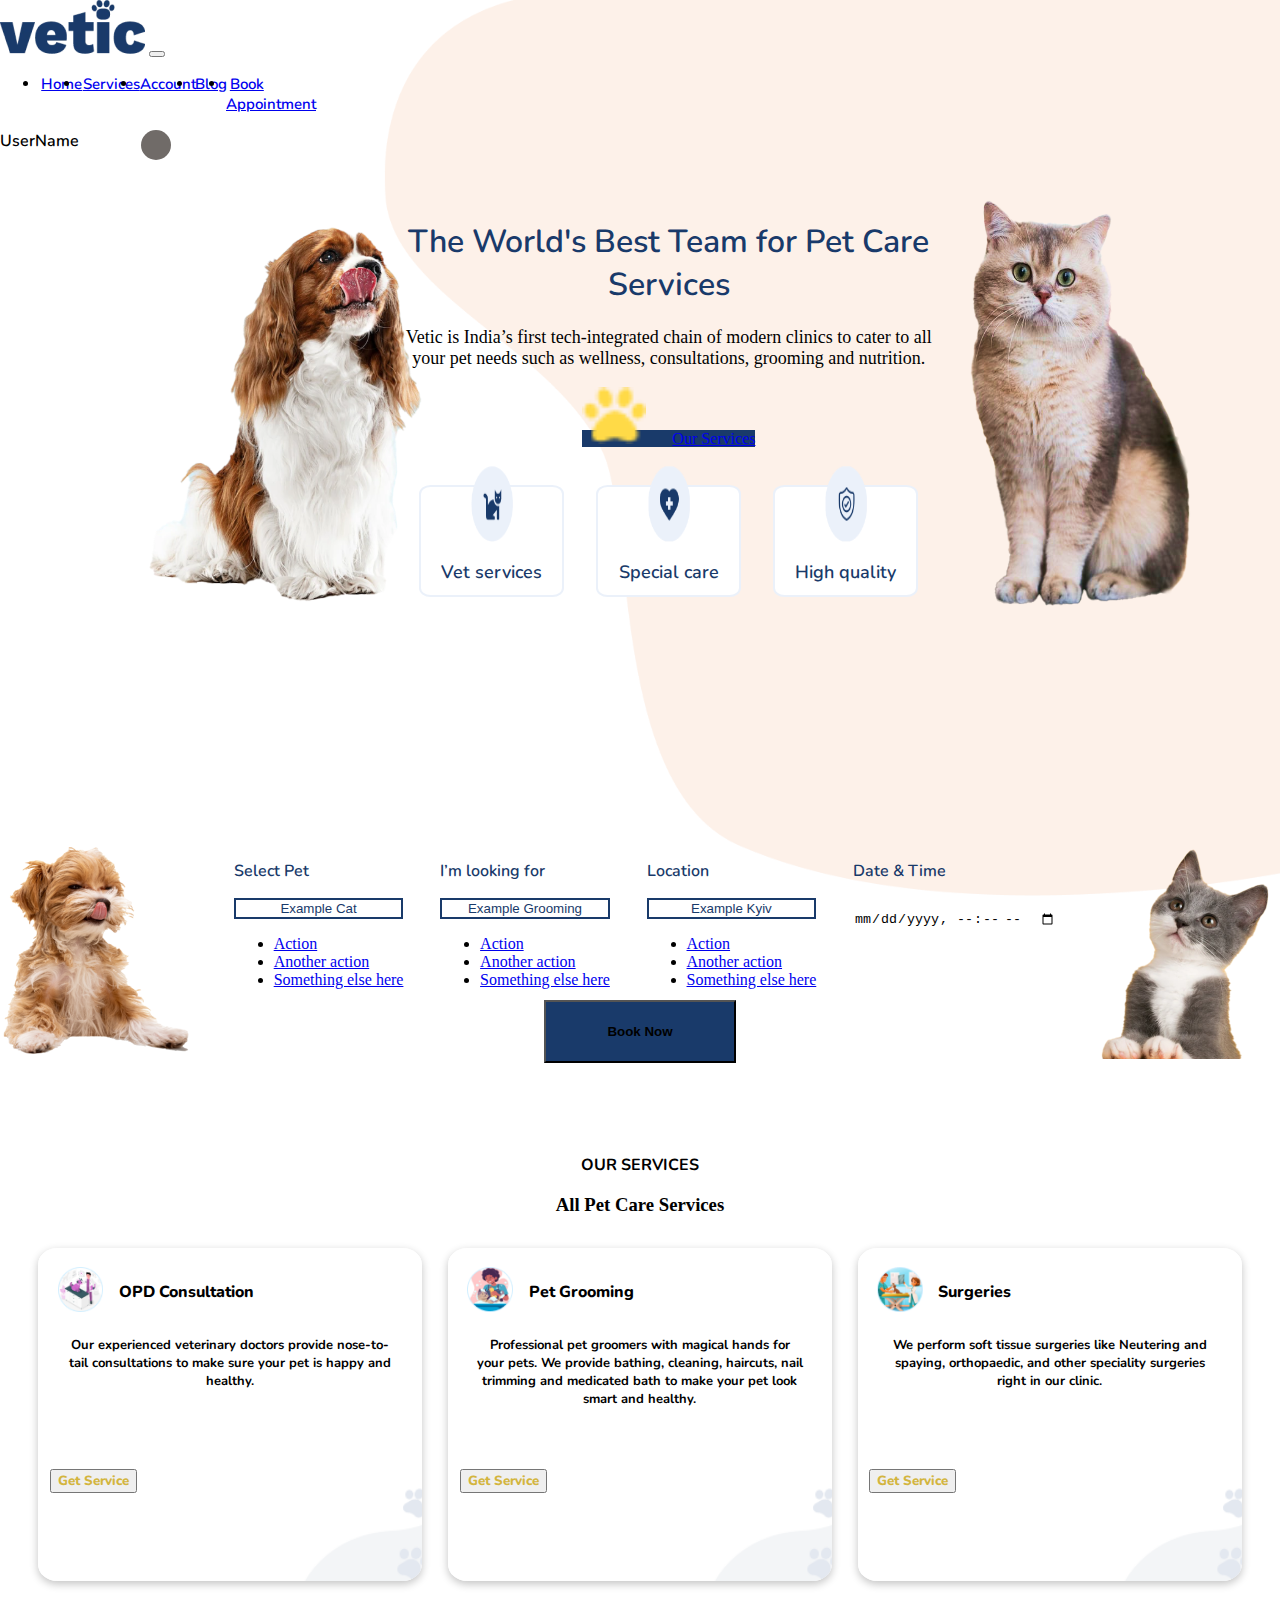
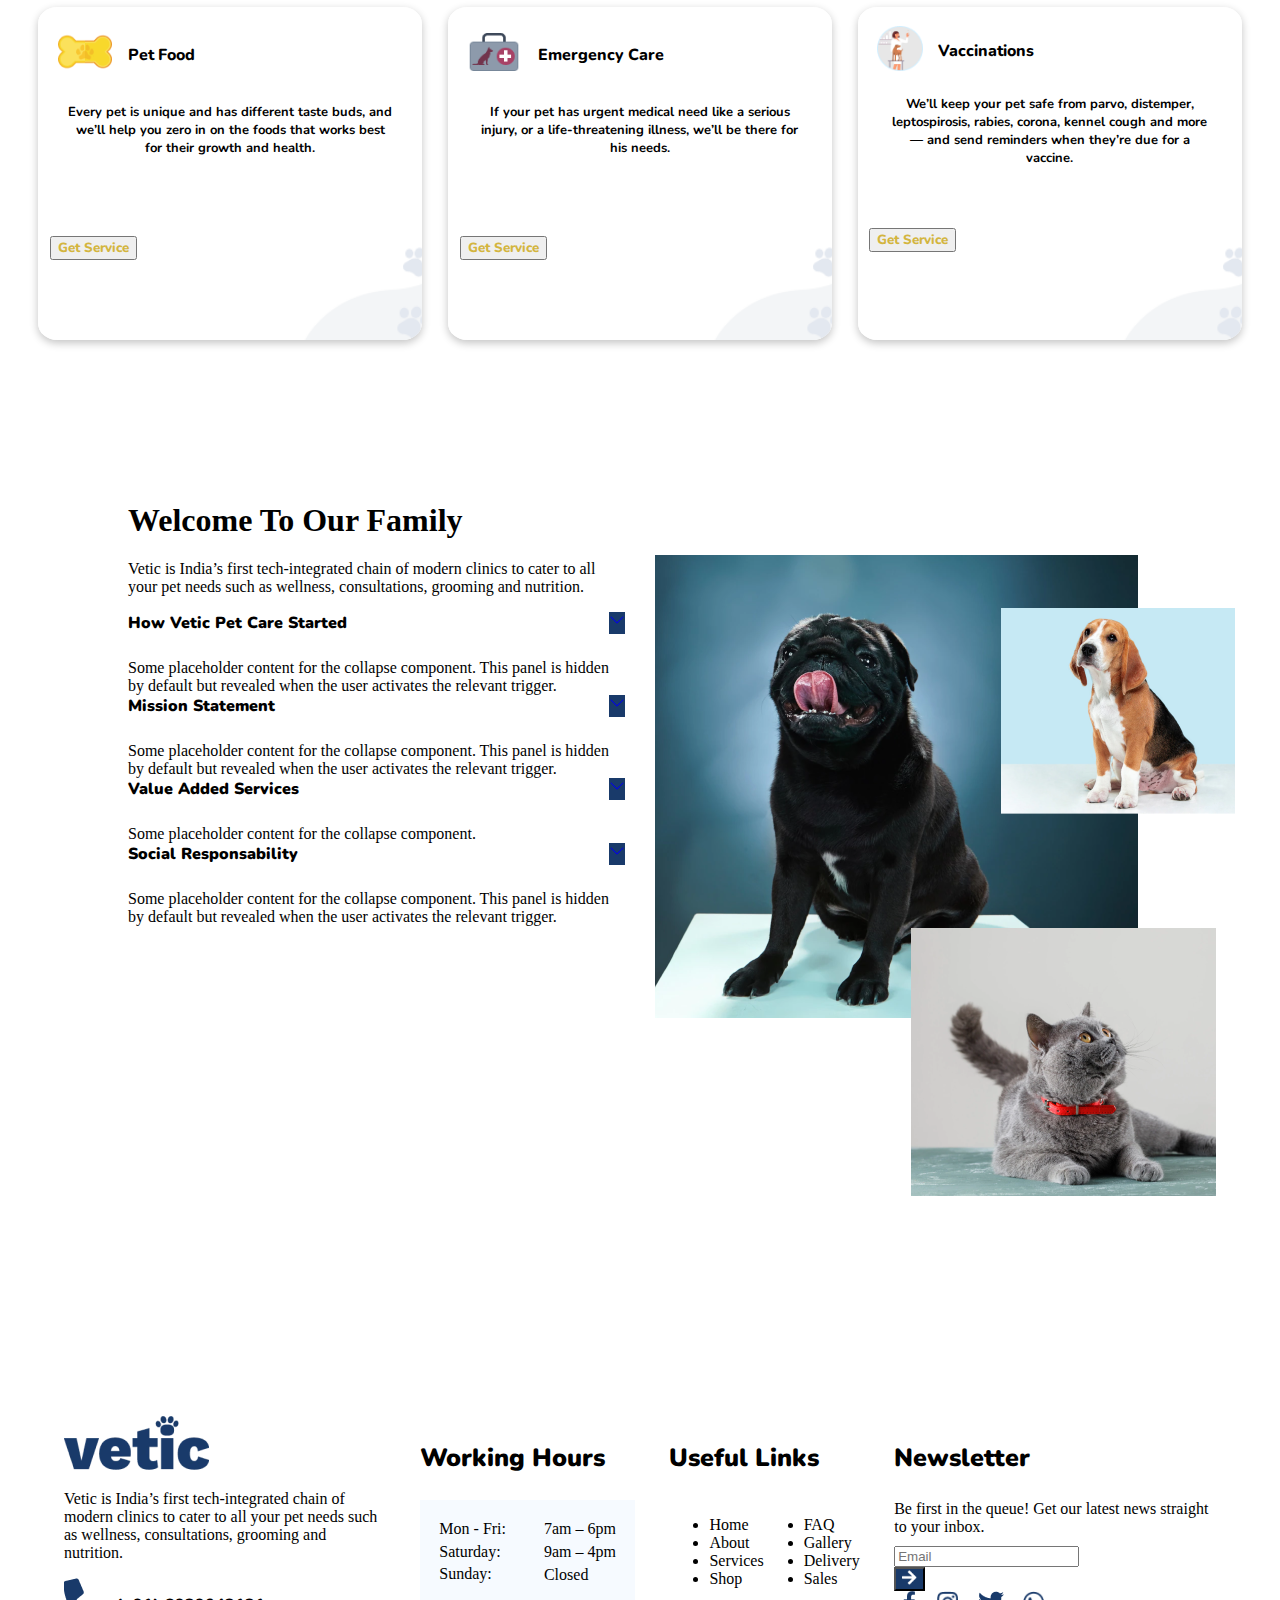
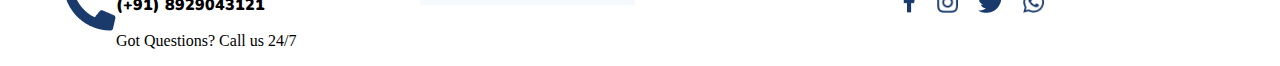
<file: index.html>
<!DOCTYPE html>
<html lang="en">

<head>
    <meta charset="UTF-8">
    <meta http-equiv="X-UA-Compatible" content="IE=edge">
    <meta name="viewport" content="width=device-width, initial-scale=1.0">
    <title>Vet</title>
    <link href="https://cdn.jsdelivr.net/npm/bootstrap@5.2.3/dist/css/bootstrap.min.css" rel="stylesheet"
        integrity="sha384-rbsA2VBKQhggwzxH7pPCaAqO46MgnOM80zW1RWuH61DGLwZJEdK2Kadq2F9CUG65" crossorigin="anonymous">
    <link rel="stylesheet" href="./style.css">
</head>

<body>
    <div class="main">
        <div class="background_img">
            <img src="./img/bg.png">
        </div>

        <header>
            <div class="navbar_vet">
                <nav class="navbar navbar-expand-lg bg-transparent">
                    <div class="container-fluid">
                        <a class="navbar-brand" href="#"><img src="img/vetic loogo 2.png" alt=""></a>
                        <button class="navbar-toggler" type="button" data-bs-toggle="collapse"
                            data-bs-target="#navbarSupportedContent" aria-controls="navbarSupportedContent"
                            aria-expanded="false" aria-label="Toggle navigation">
                            <span class="navbar-toggler-icon"></span>
                        </button>
                        <div class="collapse navbar-collapse" id="navbarSupportedContent">
                            <ul class="navbar-nav me-auto mb-2 mb-lg-0 left_item">

                                <div class="item_display">
                                    <li class="nav-item ">
                                        <a class="nav-link active" aria-current="page" href="#">Home</a>
                                    </li>
                                    <li class="nav-item">
                                        <a class="nav-link" href="#server">Services</a>
                                    </li>
                                    <li class="nav-item">
                                        <a class="nav-link" href="./pages/sign_up.html">Account</a>
                                    </li>
                                    <li class="nav-item">
                                        <a class="nav-link" href="#blog">Blog</a>
                                    </li>
                                    <li class="nav-item">
                                        <a class="nav-link" href="#book">Book Appointment</a>
                                    </li>
                                </div>
                            </ul>
                        </div>
                    </div>
                    <div class="user">
                        <div class="user_name">UserName</div>
                        <div class="user_img"></div>
                    </div>
                </nav>
            </div>
        </header>
        <div class="info_block">
            <div class="dog_img"><img src="./img/pet dog 1 (1).png" alt=""></div>
            <div class="info">
                <h1>The World's Best Team for Pet Care Services</h1>
                <p>Vetic is India’s first tech-integrated chain of modern clinics to cater to all your pet needs such as
                    wellness, consultations, grooming and nutrition.</p>
                <div class="button_vet">
                    <a class="btn btn-primary" href="#" role="button"><img src="./img/icon-paw.png" alt="">Our
                        Services</a>
                </div>
                <div class="icons_block">
                   
                    <div class="border_block_icon cat_block_img"><img src="./img/Icon_cat.png" alt="">
                        <p>Vet services</p>
                    </div>
                    <div class="border_block_icon cat_block_img"><img src="./img/Icon_heart.png" alt="">
                        <p>Special care</p>
                    </div>
                    <div class="border_block_icon cat_block_img"><img src="./img/Icon_quality.png" alt="">
                        <p>High quality</p>
                    </div>
                </div>
            </div>
            <div class="cat_img"><img src="./img/e87a79069437bd727e4b53b74c79b09c 2.png" alt=""></div>
        </div>
        <div id="book" class="book">
            <img src="./img/pet dog 2 1.png" alt="">
            <div>
                <p>Select Pet</p>
                <div class="dropdown">
                    <button class="btn btn-secondary dropdown-toggle" type="button" data-bs-toggle="dropdown"
                        aria-expanded="false">
                        Example Cat
                    </button>
                    <ul class="dropdown-menu">
                        <li><a class="dropdown-item" href="#">Action</a></li>
                        <li><a class="dropdown-item" href="#">Another action</a></li>
                        <li><a class="dropdown-item" href="#">Something else here</a></li>
                    </ul>
                </div>
            </div>
            <div>
                <p>I’m looking for</p>
                <div class="dropdown">
                    <button class="btn btn-secondary dropdown-toggle" type="button" data-bs-toggle="dropdown"
                        aria-expanded="false">
                        Example Grooming
                    </button>
                    <ul class="dropdown-menu">
                        <li><a class="dropdown-item" href="#">Action</a></li>
                        <li><a class="dropdown-item" href="#">Another action</a></li>
                        <li><a class="dropdown-item" href="#">Something else here</a></li>
                    </ul>
                </div>
            </div>
            <div>
                <p>Location</p>
                <div class="dropdown">
                    <button class="btn btn-secondary dropdown-toggle" type="button" data-bs-toggle="dropdown"
                        aria-expanded="false">
                        Example Kyiv
                    </button>
                    <ul class="dropdown-menu">
                        <li><a class="dropdown-item" href="#">Action</a></li>
                        <li><a class="dropdown-item" href="#">Another action</a></li>
                        <li><a class="dropdown-item" href="#">Something else here</a></li>
                    </ul>
                </div>
            </div>
            <div class="date_design">
                <p>Date & Time</p>
                <input type="datetime-local" id="meeting-time" name="meeting-time">
            </div>
            <div><img src="./img/pet cat 2 1.png" alt=""></div>
        </div>
        <div class="button_book"><button type="button" class="btn btn-primary">Book Now</button></div>
        <div id="server" class="Pet_services">
            <p>OUR SERVICES</p>
            <h3>All Pet Care Services</h3>
            <div class="block_services">
                <div class="services_blocks1">
                    <div class="consultation">
                        <div class="img_text_consultation">
                            <div><img src="./img/image 2.png" alt=""></div>
                            <div class="text_consultation">OPD Consultation</div>
                        </div>
                        <div class="description">
                            <p>Our experienced veterinary doctors provide nose-to-tail consultations to make sure your
                                pet is happy and healthy.</p>
                        </div>
                        <div class="consultation_button"><button type="button" class="btn btn-link">Get Service</button>
                        </div>
                    </div>
                    <div class="grooming">
                        <div class="img_text_consultation">
                            <div><img src="./img/image 1.png" alt=""></div>
                            <div class="text_consultation">Pet Grooming</div>
                        </div>
                        <div class="description">
                            <p>Professional pet groomers with magical hands for your pets. We provide bathing, cleaning,
                                haircuts, nail trimming and medicated bath to make your pet look smart and healthy.</p>
                        </div>
                        <div class="consultation_button"><button type="button" class="btn btn-link">Get Service</button>
                        </div>

                    </div>
                    <div class="surgeries">
                        <div class="img_text_consultation">
                            <div><img src="./img/image 4.png" alt=""></div>
                            <div class="text_consultation">Surgeries</div>
                        </div>
                        <div class="description">
                            <p>We perform soft tissue surgeries like Neutering and spaying, orthopaedic, and other
                                speciality surgeries right in our clinic.</p>
                        </div>
                        <div class="consultation_button"><button type="button" class="btn btn-link">Get Service</button>
                        </div>

                    </div>
                </div>
                <div class="services_blocks1">
                    <div class="pet_food">
                        <div class="img_text_consultation">
                            <div><img src="./img/Service-6.png" alt=""></div>
                            <div class="text_consultation">Pet Food</div>
                        </div>
                        <div class="description">
                            <p>Every pet is unique and has different taste buds, and we’ll help you zero in on the foods
                                that works best for their growth and health.</p>
                        </div>
                        <div class="consultation_button"><button type="button" class="btn btn-link">Get Service</button>
                        </div>

                    </div>
                    <div class="emergency_care">
                        <div class="img_text_consultation">
                            <div><img src="./img/Service-1.png" alt=""></div>
                            <div class="text_consultation">Emergency Care</div>
                        </div>
                        <div class="description">
                            <p>If your pet has urgent medical need like a serious injury, or a life-threatening illness,
                                we’ll be there for his needs.</p>
                        </div>
                        <div class="consultation_button"><button type="button" class="btn btn-link">Get Service</button>
                        </div>

                    </div>
                    <div class="vaccinations">
                        <div class="img_text_consultation">
                            <div><img src="./img/image 3.png" alt=""></div>
                            <div class="text_consultation">Vaccinations</div>
                        </div>
                        <div class="description">
                            <p>We’ll keep your pet safe from parvo, distemper, leptospirosis, rabies, corona, kennel
                                cough and more — and send reminders when they’re due for a vaccine.</p>
                        </div>
                        <div class="consultation_button"><button type="button" class="btn btn-link">Get Service</button>
                        </div>

                    </div>
                </div>
            </div>
        </div>
        <div id="blog" class="blog_questions">
            <div class="questions">
                <h1>Welcome To Our Family</h1>
                <p>Vetic is India’s first tech-integrated chain of modern clinics to cater to all your pet needs such as
                    wellness, consultations, grooming and nutrition.</p>
                <div class="collapse_display">
                    <div class="collapse_p">How Vetic Pet Care Started</div>
                    <a class="btn btn-primary" data-bs-toggle="collapse" href="#collapse1" role="button"
                        aria-expanded="false" aria-controls="collapseExample">
                        <svg xmlns="http://www.w3.org/2000/svg" width="16" height="16" fill="currentColor"
                            class="bi bi-chevron-down" viewBox="0 0 16 16">
                            <path fill-rule="evenodd"
                                d="M1.646 4.646a.5.5 0 0 1 .708 0L8 10.293l5.646-5.647a.5.5 0 0 1 .708.708l-6 6a.5.5 0 0 1-.708 0l-6-6a.5.5 0 0 1 0-.708z" />
                        </svg>
                    </a>
                </div>
                <div class="collapse" id="collapse1">
                    <div class="card card-body">
                        Some placeholder content for the collapse component. This panel is hidden by default but
                        revealed when the user activates the relevant trigger.
                    </div>
                </div>
                <div class="collapse_display">
                    <div class="collapse_p">Mission Statement</div>
                    <a class="btn btn-primary" data-bs-toggle="collapse" href="#collapse2" role="button"
                        aria-expanded="false" aria-controls="collapseExample">
                        <svg xmlns="http://www.w3.org/2000/svg" width="16" height="16" fill="currentColor"
                            class="bi bi-chevron-down" viewBox="0 0 16 16">
                            <path fill-rule="evenodd"
                                d="M1.646 4.646a.5.5 0 0 1 .708 0L8 10.293l5.646-5.647a.5.5 0 0 1 .708.708l-6 6a.5.5 0 0 1-.708 0l-6-6a.5.5 0 0 1 0-.708z" />
                        </svg>
                    </a>
                </div>
                <div class="collapse" id="collapse2">
                    <div class="card card-body">
                        Some placeholder content for the collapse component. This panel is hidden by default but
                        revealed when the user activates the relevant trigger.
                    </div>
                </div>
                <div class="collapse_display">
                    <div class="collapse_p">Value Added Services</div>
                    <a class="btn btn-primary" data-bs-toggle="collapse" href="#collapse3" role="button"
                        aria-expanded="false" aria-controls="collapseExample">
                        <svg xmlns="http://www.w3.org/2000/svg" width="16" height="16" fill="currentColor"
                            class="bi bi-chevron-down" viewBox="0 0 16 16">
                            <path fill-rule="evenodd"
                                d="M1.646 4.646a.5.5 0 0 1 .708 0L8 10.293l5.646-5.647a.5.5 0 0 1 .708.708l-6 6a.5.5 0 0 1-.708 0l-6-6a.5.5 0 0 1 0-.708z" />
                        </svg>
                    </a>
                </div>
                <div class="collapse" id="collapse3">
                    <div class="card card-body">
                        Some placeholder content for the collapse component. 
                    </div>
                </div>
                <div class="collapse_display">
                    <div class="collapse_p">Social Responsability</div>
                    <a class="btn btn-primary" data-bs-toggle="collapse" href="#collapse4" role="button"
                        aria-expanded="false" aria-controls="collapseExample">
                        <svg xmlns="http://www.w3.org/2000/svg" width="16" height="16" fill="currentColor"
                            class="bi bi-chevron-down" viewBox="0 0 16 16">
                            <path fill-rule="evenodd"
                                d="M1.646 4.646a.5.5 0 0 1 .708 0L8 10.293l5.646-5.647a.5.5 0 0 1 .708.708l-6 6a.5.5 0 0 1-.708 0l-6-6a.5.5 0 0 1 0-.708z" />
                        </svg>
                    </a>
                </div>
                <div class="collapse" id="collapse4">
                    <div class="card card-body">
                        Some placeholder content for the collapse component. This panel is hidden by default but
                        revealed when the user activates the relevant trigger.
                    </div>
                </div>
            </div>
            <div class="img_question">
                <div class="cat_img_1"><img src="./img/image 11.png" alt=""></div>
                <div class="dog_img_1"><img src="./img/image 12.png" alt=""></div>
                <div class="dog_img_2"><img src="./img/image 13.png" alt=""></div>
            </div>
        </div>
        <footer>
           <div class="block_1_footer">
            <div>
                <div><img src="./img/vetic loogo 2.png" alt=""></div>
                <div class="text_vetic">
                    <p>Vetic is India’s first tech-integrated chain of modern clinics to cater to all your pet needs
                        such as wellness, consultations, grooming and nutrition. </p>
                </div>
            </div>
            <div class="display_phone_text">
                <div><img src="./img/phone.png" alt=""></div>
                <div>
                    <p class="phone_number">(+91) 8929043121</p>
                    <p>Got Questions? Call us 24/7</p>
                </div>
            </div>
           </div>
            <div class="working_hours_block">
                <p>Working Hours</p>
                <div class="hours_work">
                    <div class="day">
                        <div>Mon - Fri:</div>
                        <div>Saturday:</div>
                        <div>Sunday:</div>
                    </div>
                    <div>
                        <div>7am – 6pm</div>
                        <div>9am – 4pm</div>
                        <div>Closed</div>
                    </div>
                </div>
            </div>
            <div class="useful_links_block">
                <p>Useful Links</p>
                <div class="ul_links">
                    <div><ul>
                        <li>Home</li>
                        <li>About</li>
                        <li>Services</li>
                        <li>Shop</li>
                    </ul></div>
                    <div>
                        <ul>
                            <li>FAQ</li>
                            <li>Gallery</li>
                            <li>Delivery</li>
                            <li>Sales</li>
                        </ul>
                    </div>
                </div>
            </div>
            <div class="newsletter">
                <p>Newsletter</p>
                <div>Be first in the queue! Get our latest news straight to your inbox.</div>
                <div class="email_button">
                    <form class="row g-3">
                        <div class="col-auto">
                          <input type="email" class="form-control" id="input" placeholder="Email">
                        </div>
                        <div class="col-auto">
                          <button type="submit" class="btn btn-primary mb-3"><img src="./img/arrow-right.png" alt=""></button>
                        </div>
                      </form>
                </div>
                <div class="links_a">
                    <div><a href="#"><img src="./img/icon fb.png" alt=""></a></div>
                    <div><a href="#"><img src="./img/icon insta.png" alt=""></a></div>
                    <div><a href="#"><img src="./img/icon twitter.png" alt=""></a></div>
                    <div><a href="#"><img src="./img/icon whatsapp.png" alt=""></a></div>
                </div>
            </div>
        </footer>
    </div>
    <script src="https://cdn.jsdelivr.net/npm/bootstrap@5.2.3/dist/js/bootstrap.bundle.min.js"
        integrity="sha384-kenU1KFdBIe4zVF0s0G1M5b4hcpxyD9F7jL+jjXkk+Q2h455rYXK/7HAuoJl+0I4"
        crossorigin="anonymous"></script>
</body>

</html>
</file>
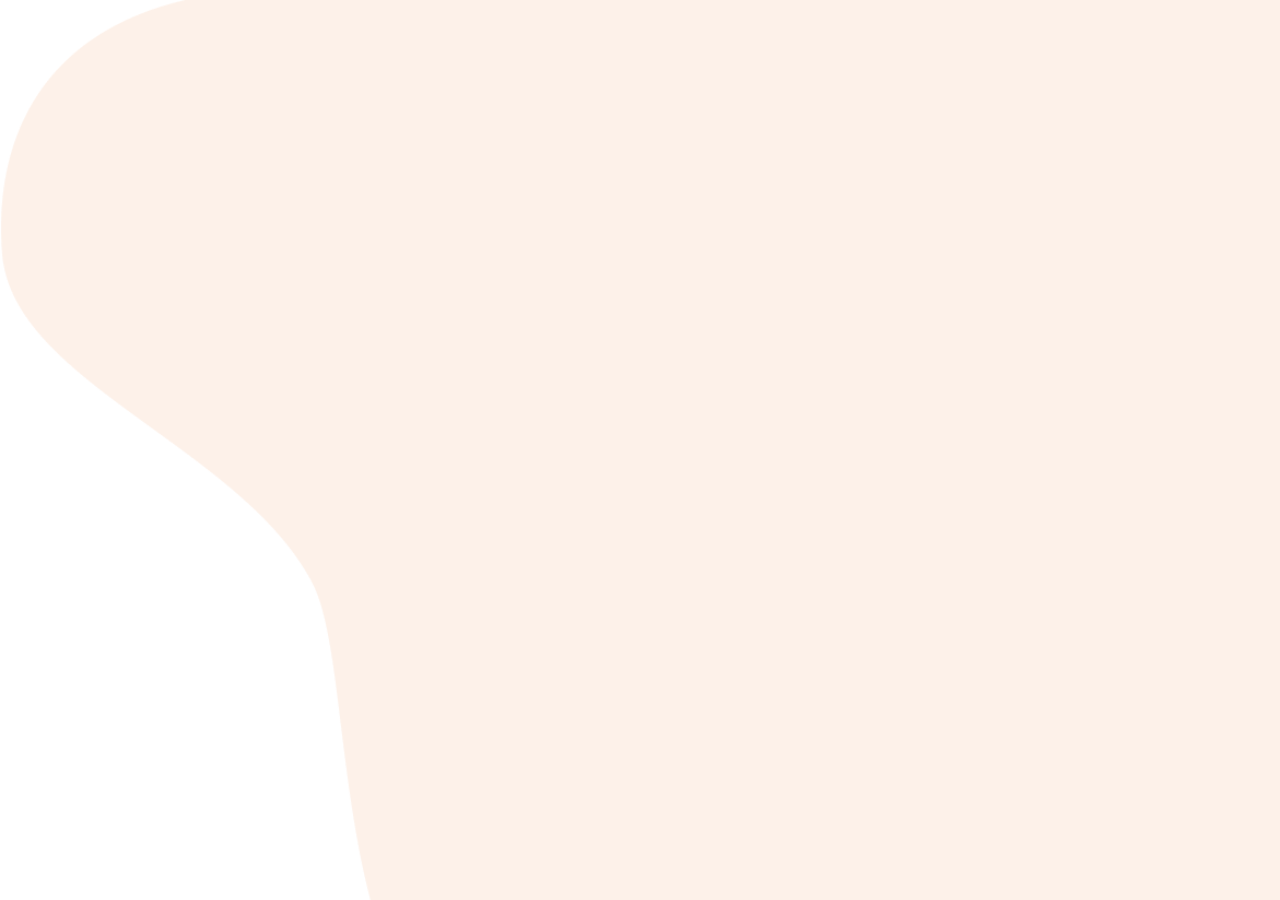
<file: pages/account_page.html>
<!DOCTYPE html>
<html lang="en">
<head>
    <meta charset="UTF-8">
    <meta http-equiv="X-UA-Compatible" content="IE=edge">
    <meta name="viewport" content="width=device-width, initial-scale=1.0">
    <title>Document</title>
    <link rel="stylesheet" href="../style/account_style.css">
</head>
<body>
    <div class="main">
        
    </div>
</body>
</html>
</file>
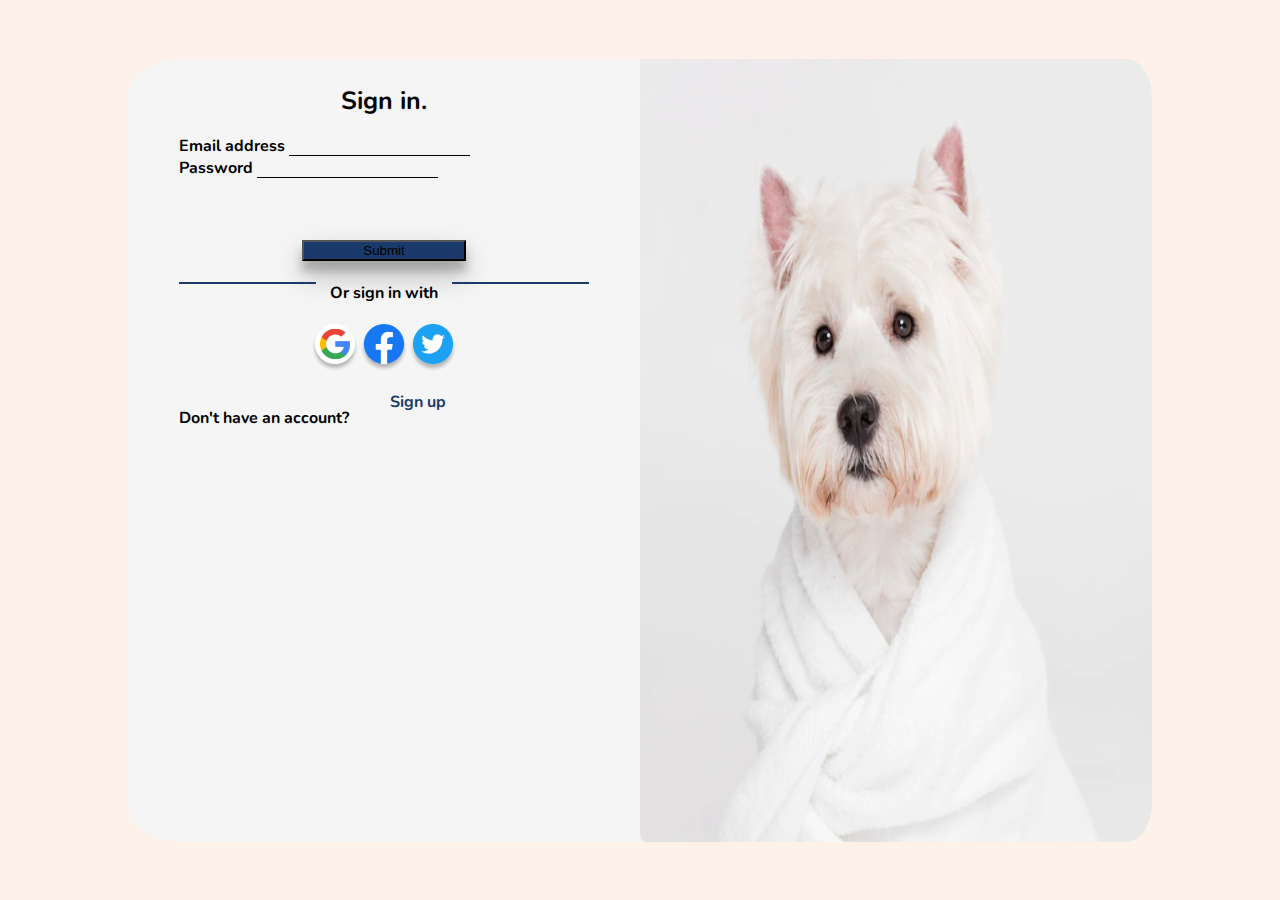
<file: pages/sign_in.html>
<!DOCTYPE html>
<html lang="en">

<head>
    <meta charset="UTF-8">
    <meta http-equiv="X-UA-Compatible" content="IE=edge">
    <meta name="viewport" content="width=device-width, initial-scale=1.0">
    <title>Vet</title>
    <link href="https://cdn.jsdelivr.net/npm/bootstrap@5.2.3/dist/css/bootstrap.min.css" rel="stylesheet"
        integrity="sha384-rbsA2VBKQhggwzxH7pPCaAqO46MgnOM80zW1RWuH61DGLwZJEdK2Kadq2F9CUG65" crossorigin="anonymous">
    <link rel="stylesheet" href="../style/sign_in.css">
</head>

<body>
    <div class="main">
        <div class="block_sign_in">
            <div class="sign_in_text">
                <h1>Sign in.</h1>
                <div class="form_sign_in">
                    <form>
                        <div class="mb-3">
                            <label for="exampleInputEmail1" class="form-label">Email address</label>
                            <input type="email" class="form-control" id="exampleInputEmail1"
                                aria-describedby="emailHelp">
                        </div>
                        <div class="mb-3">
                            <label for="exampleInputPassword1" class="form-label">Password</label>
                            <input type="password" class="form-control" id="exampleInputPassword1">
                        </div>
                        <div class="button_submit">
                            <button type="submit" class="btn btn-primary">Submit</button>
                        </div>
                    </form>
                    <div class="block_signup">
                        <div class="signup_hr"></div>
                        <div class="text_signup">Or sign in with</div>
                        <div class="signup_hr"></div>
                    </div>
                    <div class="signup_icons">
                        <div><img src="../img/Group 5.png" alt=""></div>
                        <div><img src="../img/Group 6.png" alt=""></div>
                        <div><img src="../img/Group 7.png" alt=""></div>
                    </div>
                    <div class="link_sign_in">
                        <p>Don't have an account?</p>
                        <div class="link_sign_in_a"><a href="./sign_up.html">Sign up</a></div>
                    </div>
                </div>

            </div>
            <div class="sign_in_img">
                <img src="../img/dog-2021-08-29-14-58-02-utc copy 2.png" alt="">
            </div>
        </div>
    </div>
    <script src="../script.js"></script>
</body>

</html>
</file>
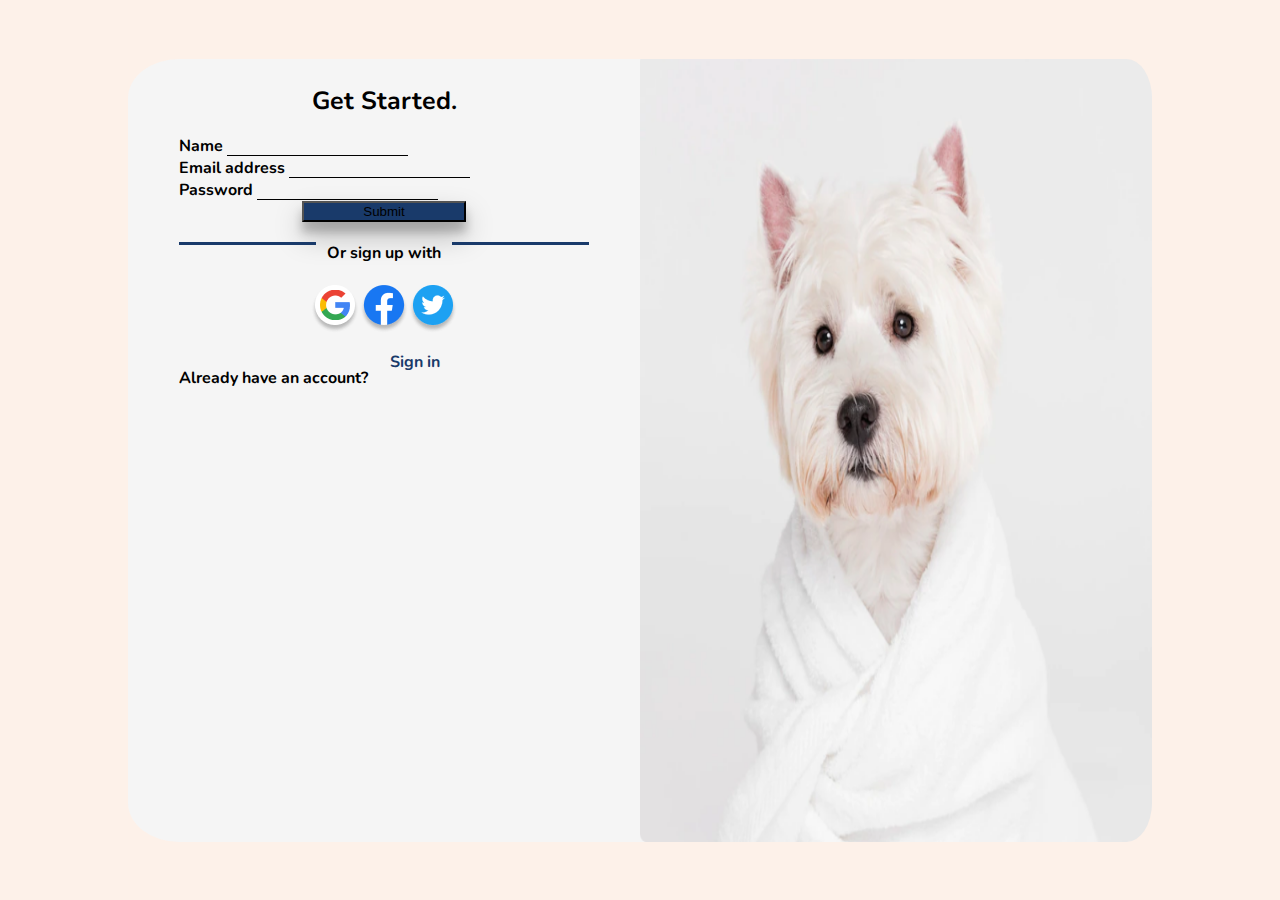
<file: pages/sign_up.html>
<!DOCTYPE html>
<html lang="en">

<head>
    <meta charset="UTF-8">
    <meta http-equiv="X-UA-Compatible" content="IE=edge">
    <meta name="viewport" content="width=device-width, initial-scale=1.0">
    <title>Vet</title>
    <link href="https://cdn.jsdelivr.net/npm/bootstrap@5.2.3/dist/css/bootstrap.min.css" rel="stylesheet"
        integrity="sha384-rbsA2VBKQhggwzxH7pPCaAqO46MgnOM80zW1RWuH61DGLwZJEdK2Kadq2F9CUG65" crossorigin="anonymous">
    <link rel="stylesheet" href="../style/sign_up.css">
</head>

<body>
    <div class="main">
        <div class="block_sign_in">
            <div class="sign_in_text">
                <h1>Get Started.</h1>
                <div class="form_sign_in">
                    <form action="https://formspree.io/f/mayzweog"method="POST">
                        <div class="mb-3">
                            <label for="exampleInputName" class="form-label">Name</label>
                            <input type="text" name="name" class="form-control" aria-label="First name">
                        </div>
                        <div class="mb-3">
                            <label for="exampleInputEmail1" class="form-label">Email address</label>
                            <input type="email" name="email" class="form-control" id="exampleInputEmail1"
                                aria-describedby="emailHelp">
                        </div>
                        <div class="mb-3">
                            <label for="exampleInputPassword1" class="form-label">Password</label>
                            <input type="password" name="password" class="form-control" id="exampleInputPassword1">
                        </div>
                        <div class="text_for_email"><textarea name="message">Congratulations!Your account has been successfully created</textarea></div>
                        <div class="button_submit">
                            <button type="submit" class="btn btn-primary">Submit</button>
                        </div>
                    </form>
                    <div class="block_signup">
                        <div class="signup_hr"></div>
                        <div class="text_signup">Or sign up with</div>
                        <div class="signup_hr"></div>
                    </div>
                    <div class="signup_icons">
                        <div><img src="../img/Group 5.png" alt=""></div>
                        <div><img src="../img/Group 6.png" alt=""></div>
                        <div><img src="../img/Group 7.png" alt=""></div>
                    </div>
                    <div class="link_sign_in"><p>Already have an account?</p><div class="link_sign_in_a"><a href="./sign_in.html">Sign in</a></div></div>
                </div>

            </div>
            <div class="sign_in_img">
                <img src="../img/dog-2021-08-29-14-58-02-utc copy 2.png" alt="">
            </div>
        </div>
    </div>
</body>

</html>
</file>
<file: style.css>
@import url('https://fonts.googleapis.com/css2?family=Nunito&display=swap'); 
body{
    margin: 0px;
    overflow-x:hidden;
}
.main {
    width: 100%;
    height: 100%;
}
.background_img {
    width: 100%;
    height: 100vh;
    display: flex;
    justify-content: right;
    position: absolute;
}
.background_img img {
    width: 70%;
}
.navbar_vet{
    width: 100vw;
}
ul.navbar-nav.me-auto.mb-2.mb-lg-0 {
    width: 100%;
}
.item_display{
    margin: 0 auto;
    display: flex;
}
.item_display li{
    font-family: Nunito;
    font-weight:600;
    font-size: 15px;
    transition:ease 0.30s;
}
.item_display li:hover{
    font-size: 18px;
}
.item_display li a{
    padding-left: 3%;
}
.user{
    display: flex;
    margin-right: 3%;
}
.user_img{
    height: 30px;
    width: 30px;
    background-color: rgb(112, 107, 104);
    border-radius: 50%;
}
.user_name{
   padding-right: 5%;
   font-family: Nunito;
   font-weight: 600;
}
.info_block{
    width: 80%;
    position: relative;
    display: flex;
    margin: 3% auto;
    height: 100%;
    
}
.info_block img{
   width: 120%;
   height: 100%;
}

.info h1{
    font-family: Nunito;
    font-weight: 600;
    text-align: center;
    color: rgba(25, 58, 106, 1);
    
}
.info p{
    text-align: center;
    font-size: 18px;
}
.button_vet{
    text-align: center;
}
.button_vet img{
    margin-right: 5%;
    height: 12%;
    width: 12%;
}
.button_vet a{
    background-color: rgba(25, 58, 106, 1);
}
.button_vet a:hover{
    border: 1px solid rgba(25, 58, 106, 1);
    background-color: transparent;
    color: rgba(25, 58, 106, 1);
    transition:ease 1.30s;
}

.icons_block{
    display: flex;
}
.border_block_icon{
    width: 60%;
    height: 12vh;
    border: 2px solid rgba(235, 241, 250, 1);
    border-radius: 8%;
    margin: 3%;
    margin-top: 7%;
    background-color: #FFFFFF;
    
}

.cat_block_img img{
    height: 70%;
    width: 30%;
    display: block;
    margin-left: auto;
    margin-right: auto;
    margin-top: -15%;
}
.border_block_icon p{
    font-family: Nunito;
    font-weight: 600;   
    color: rgba(25, 58, 106, 1);
}
.book{
    position: relative;
    margin-top: 15%;
    width: 100%;
    margin: auto;
    margin-top: 15%;
    display: flex;
    padding-top: 3%;
    justify-content: space-between;
}
.book p{
    
    font-family: Nunito;
    font-weight: 600;   
    color: rgba(25, 58, 106, 1);
}
.date_design input{
height: 20%;
width: 100%;
border: none;
}
.book button{
    width: 100%;
    border:2px solid rgba(25, 58, 106, 1);
    color: rgba(25, 58, 106, 1);
    background-color: transparent;    
}
.book button:hover{
    background-color: rgba(25, 58, 106, 1);
    color: #FFFFFF;
    transition:ease 1.30s;
}
.book button:active{
    background-color: rgba(25, 58, 106, 1);
}
.button_book{
    position: relative;
    width: 15%;
    height: 10vh;
    margin: -5% auto;
}
.button_book button{
    background-color: rgba(25, 58, 106, 1);
    width: 100%;
    height: 70%;
    font-weight: 600;
}
.button_book button:hover{
    background-color:transparent ;
    border:2px solid rgba(25, 58, 106, 1);
    color: rgba(25, 58, 106, 1);
    transition:ease 1s;
}
.Pet_services{
    margin-top: 10%;
    position: relative;
}
.Pet_services p{
    text-align: center;
    font-family: Nunito;
    font-weight: 700;   
}
.Pet_services h3{
    text-align: center;
}
.services_blocks1{
    display: flex;
    width: 100%;
    justify-content: center;
}
.consultation,.grooming,.surgeries,.pet_food,.emergency_care,.vaccinations{
    
    height: 37vh;
    width: 30%;
    border-radius:5%;
    margin: 1%;
    background-image: url(./img/Card-Service-2.png);
    background-size: cover;
    box-shadow: rgba(0, 0, 0, 0.24) 0px 3px 8px;
}
.consultation:hover,.grooming:hover,.surgeries:hover,.pet_food:hover,.emergency_care:hover,.vaccinations:hover{
    background-image: url(./img/Card-Service-Active\ \(1\).png);
    background-size: cover;
    color: #FFFFFF;
    
}
.img_text_consultation{
    display: flex;
    margin: 5%;
}
.img_text_consultation img{
    width: 90%;
    height: 90%;
}
.text_consultation{
    display: flex;
    align-items: center;
    margin-left: 3%;
    font-family: Nunito;
    font-weight: 800;   
}
.description{
    height: 40%;
    width: 85%;
    margin: 0 auto;
    font-size: small;
}
.consultation_button button{
    text-decoration: none;
    color: rgb(211, 181, 62);
    font-family: Nunito;
    font-weight: 800; 
    margin-left: 3%;
}
.consultation_button button:hover{
    color: #FFFFFF;
}
.blog_questions{
    width: 80%;
    margin: auto; 
    margin-top: 10%;
    margin-bottom: 10%;  
    display: flex;
}
.questions{
    width: 50%;
    height: 40vh;
}
.collapse_display{
    display: flex;
    justify-content: space-between;
    margin-bottom: 5%;
  
}
.collapse_p{
    display: flex;
    align-items: center;
    font-family: Nunito;
    font-weight: 900;
}
.collapse_display a{
    background-color: rgba(25, 58, 106, 1);
}
.collapse_display a:hover{
    background-color:rgb(38, 83, 152);
}
.img_question{
    margin-left: 3%;
    height: 40vh;
    width: 50%;
    margin-bottom: 25%;
}
.img_question img{
    position:absolute;
}
.cat_img_1 img{
    margin-left: 20%;
    margin-top: 35%;
    z-index: 2;
}
.dog_img_1 img{
    margin-top: 10%;
    margin-left: 27%;
    z-index: 2;

}
.dog_img_2{
    margin-top: 15%;
    z-index: 1;
}
.display_phone_text{
    display: flex;
}
.phone_number{
    font-family: Nunito;
    font-weight: 900;
}
footer{
    display: flex;
    width: 100%;
}
.hours_work{
    display: flex;
    background-color: rgba(246, 250, 255, 1);
    
}
.hours_work div{
    margin: 7% auto;
}
.day{
    margin-right: 3%;
}
.block_1_footer{
    width: 30%;
}
.working_hours_block{
    width: 20%;
    margin-left: 3%;
}
.working_hours_block p{
    font-family: Nunito;
    font-weight: 900;
    font-size: 25px;
}
.useful_links_block{
    margin-left: 3%;
}
.useful_links_block p{
    font-family: Nunito;
    font-weight: 900;
    font-size: 25px;
}
footer{
    width: 90%;
    margin: 0 auto;
    margin-top: 25%;
}
.ul_links{
    display: flex;
}
.newsletter{
    margin-left: 3%;
    width: 30%;
}
.newsletter p{
    font-family: Nunito;
    font-weight: 900;
    font-size: 25px;
}
.newsletter img{
    height: 15px;
}
.links_a{
    width: 50%;
    display: flex;
    justify-content: space-around;
}
.links_a img{
    height: 70%;
}
.newsletter button{
    background-color: rgba(25, 58, 106, 1);
}
.email_button{
    margin-top: 3%;
}
.text_vetic{
    margin-top: 3%;
}
/* @media screen and (max-width: 768px) {
   .dog_img{
    display: none;
   } 
   .cat_img{
    display: none;
   }
   .user{
    display: none;
   }
   .icons_block{
    display: block;
   }
   .cat_block_img{
    margin: 15% auto;
    height: 100%;
   }
  } */
</file>
<file: style/account_style.css>
body{
margin: 0%;
    width: 100%;
    height: 100vh;
}
.main{
    width: 100%;
    height: 100%;
    background-image: url(../img/bg.png);
    background-repeat: no-repeat;
    background-size: cover;
}
</file>
<file: style/sign_in.css>
@import url('https://fonts.googleapis.com/css2?family=Nunito&display=swap'); 
body{
    background-color: rgba(253, 241, 233, 1);
    margin: 0%;
}
.main{
    height: 100vh;
    width: 100vw;
    display: flex;
    align-items: center;
}
.block_sign_in{
    width: 80%;
    height: 87vh;
    background-color: rgba(245, 245, 245, 1);
    margin: 0 auto;
    border-radius: 5%;
    display: flex;
}
.sign_in_text{
    width: 50%;
    height: 100%;
}
.sign_in_img img{
    width: 100%;
    height: 100%;
    border-top-right-radius: 5%;
    border-bottom-right-radius: 5%;
}
.sign_in_img{
    width: 50%;
}
.sign_in_text h1{
    font-family: Nunito;
    font-weight:bolder;
    font-size: 25px;
    text-align: center;
    margin-top: 5%;
}
.form_sign_in{
    width: 80%;
    margin: 0 auto;
}
.form_sign_in input{
    background-color: transparent;
    border: none;
    border-radius: 0%;
    border-bottom: 1.5px solid black;
}
.form_sign_in button{
    margin-top: 15%;
    width: 40%;
    background-color: rgba(25, 58, 106, 1);
    box-shadow: rgba(0, 0, 0, 0.25) 0px 14px 28px, rgba(0, 0, 0, 0.22) 0px 10px 10px;
    
}
.button_submit{
    width: 100%;
    display: flex;
    justify-content: space-evenly
}
.block_signup{
    width: 100%;
    display: flex;
    margin-top: 5%;
}
.signup_hr{
    width: 100%;
    height: 0.3vh;
    background-color: rgba(25, 58, 106, 1);
}
.text_signup{
    width: 100%;
    text-align: center;
}
.signup_icons{
    display: flex;
    width: 100%;
    justify-content: center;
    margin-top: 5%;
    margin-bottom: 3%;
}
.link_sign_in{
    display: flex;
    width: 100%;
    justify-content: center;
}
.link_sign_in a{
    text-decoration: none;
    color: rgba(25, 58, 106, 1);
    margin-left: 3%;
}
.link_sign_in p{
    width: 100%;
}
.form_sign_in{
    font-family: Nunito;
    font-weight:bolder;
}
.link_sign_in_a {
    width: 100%;
}
.form_sign_in button:hover{
    transition:ease 1s;
    background-color: rgb(49, 74, 110);
}

@media screen and (max-width: 768px) {
    .sign_in_text{
        width: 100%;
        height: 30%;
    }
    .sign_in_img{
        display: none;
    }

}
</file>
<file: style/sign_up.css>
@import url('https://fonts.googleapis.com/css2?family=Nunito&display=swap'); 
body{
    background-color: rgba(253, 241, 233, 1);
    margin: 0%;
}
.main{
    height: 100vh;
    width: 100vw;
    display: flex;
    align-items: center;
}
.block_sign_in{
    width: 80%;
    height: 87vh;
    background-color: rgba(245, 245, 245, 1);
    margin: 0 auto;
    border-radius: 5%;
    display: flex;
}
.sign_in_text{
    width: 50%;
    height: 100%;
}
.sign_in_img img{
    width: 100%;
    height: 100%;
    border-top-right-radius: 5%;
    border-bottom-right-radius: 5%;
}
.sign_in_img{
    width: 50%;
}
.sign_in_text h1{
    font-family: Nunito;
    font-weight:bolder;
    font-size: 25px;
    text-align: center;
    margin-top: 5%;
}
.form_sign_in{
    width: 80%;
    margin: 0 auto;
}
.form_sign_in input{
    background-color: transparent;
    border: none;
    border-radius: 0%;
    border-bottom: 1.5px solid black;
}
.form_sign_in button{
    width: 40%;
    background-color: rgba(25, 58, 106, 1);
    box-shadow: rgba(0, 0, 0, 0.25) 0px 14px 28px, rgba(0, 0, 0, 0.22) 0px 10px 10px;
    
}
.button_submit{
    width: 100%;
    display: flex;
    justify-content: space-evenly
}
.block_signup{
    width: 100%;
    display: flex;
    margin-top: 5%;
}
.signup_hr{
    width: 100%;
    height: 0.3vh;
    background-color: rgba(25, 58, 106, 1);
}
.text_signup{
    width: 100%;
    text-align: center;
}
.signup_icons{
    display: flex;
    width: 100%;
    justify-content: center;
    margin-top: 5%;
    margin-bottom: 3%;
}
.link_sign_in{
    display: flex;
    width: 100%;
    justify-content: center;
}
.link_sign_in a{
    text-decoration: none;
    color: rgba(25, 58, 106, 1);
    margin-left: 3%;
}
.link_sign_in p{
    width: 100%;
}
.form_sign_in{
    font-family: Nunito;
    font-weight:bolder;
}
.link_sign_in_a {
    width: 100%;
}
.form_sign_in button:hover{
    transition:ease 1s;
    background-color: rgb(49, 74, 110);
}
.text_for_email{
    display: none;
}

@media screen and (max-width: 768px) {
    .sign_in_text{
        width: 100%;
        height: 30%;
    }
    .sign_in_img{
        display: none;
    }

}
</file>
